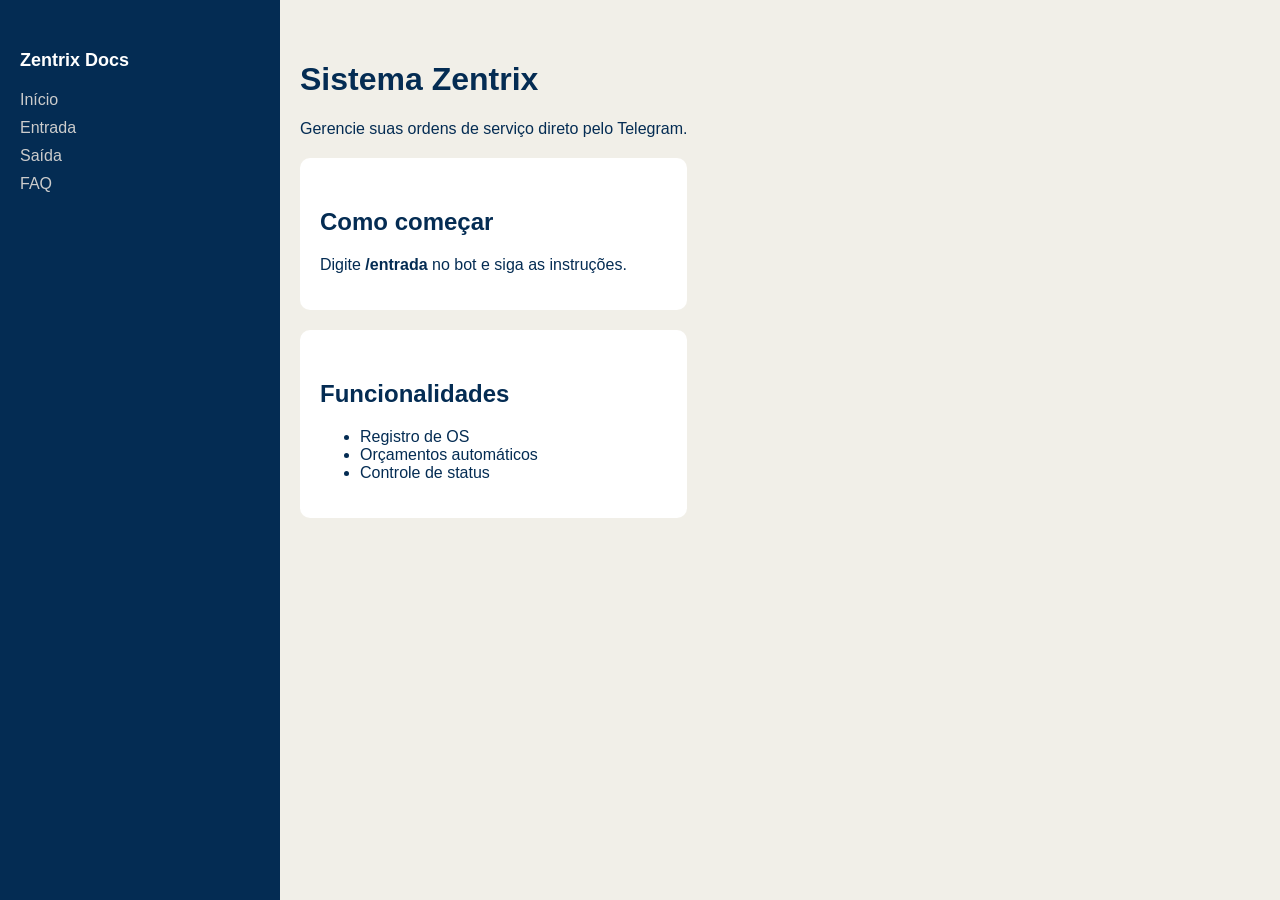
<file: index.html>
<!DOCTYPE html>
<html lang="pt-br">
<head>
<meta charset="UTF-8">
<title>Zentrix Docs</title>
<link rel="stylesheet" href="style.css">
</head>

<body>

<div class="sidebar">
  <h2>Zentrix Docs</h2>
  <a href="index.html">Início</a>
  <a href="entrada.html">Entrada</a>
  <a href="saida.html">Saída</a>
  <a href="faq.html">FAQ</a>
</div>

<div class="content">
  <h1>Sistema Zentrix</h1>
  <p>Gerencie suas ordens de serviço direto pelo Telegram.</p>

  <div class="card">
    <h2>Como começar</h2>
    <p>Digite <strong>/entrada</strong> no bot e siga as instruções.</p>
  </div>

  <div class="card">
    <h2>Funcionalidades</h2>
    <ul>
      <li>Registro de OS</li>
      <li>Orçamentos automáticos</li>
      <li>Controle de status</li>
    </ul>
  </div>
</div>

</body>
</html>
</file>
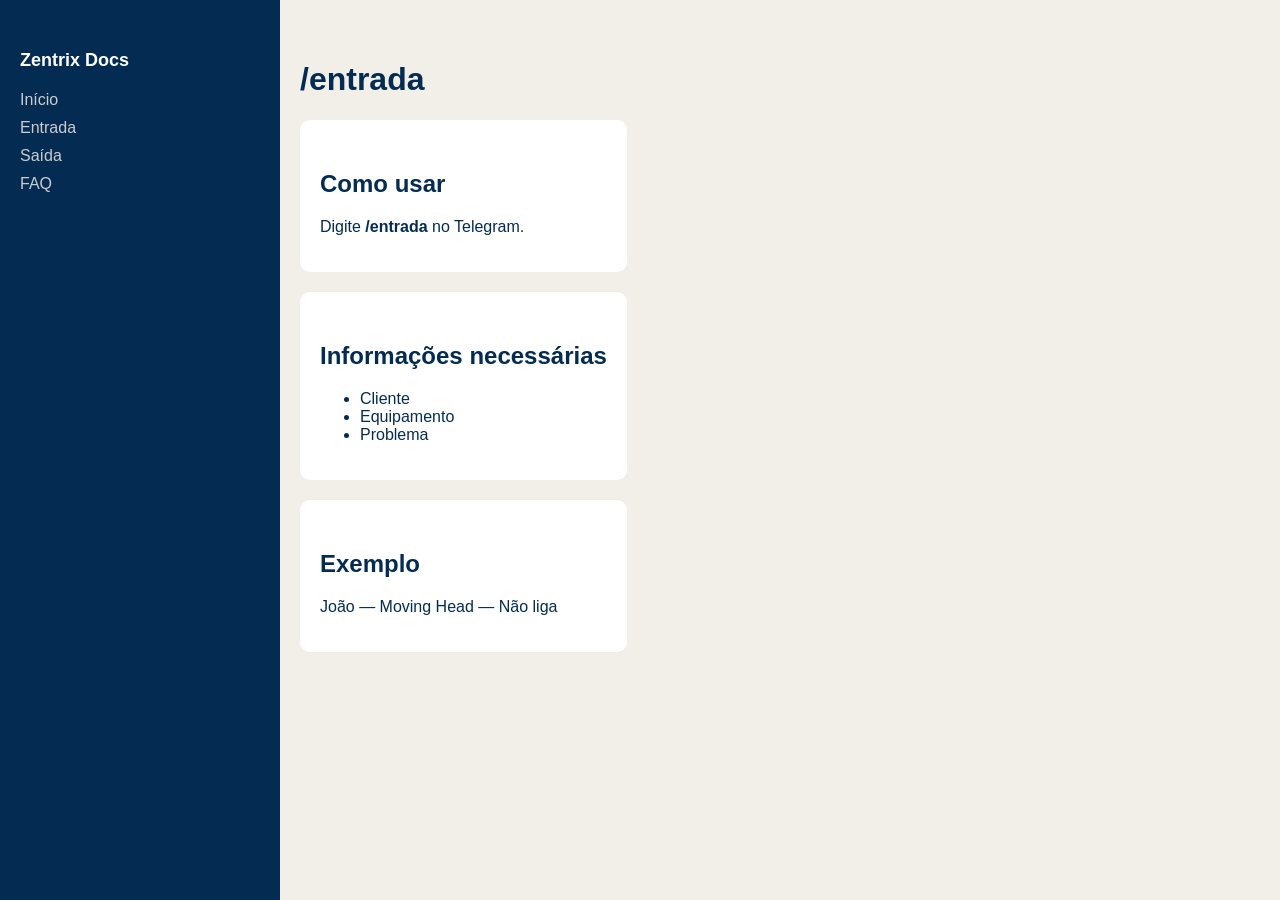
<file: entrada.html>
<!DOCTYPE html>
<html lang="pt-br">
<head>
<meta charset="UTF-8">
<title>Entrada</title>
<link rel="stylesheet" href="style.css">
</head>

<body>

<div class="sidebar">
  <h2>Zentrix Docs</h2>
  <a href="index.html">Início</a>
  <a href="entrada.html">Entrada</a>
  <a href="saida.html">Saída</a>
  <a href="faq.html">FAQ</a>
</div>

<div class="content">
  <h1>/entrada</h1>

  <div class="card">
    <h2>Como usar</h2>
    <p>Digite <strong>/entrada</strong> no Telegram.</p>
  </div>

  <div class="card">
    <h2>Informações necessárias</h2>
    <ul>
      <li>Cliente</li>
      <li>Equipamento</li>
      <li>Problema</li>
    </ul>
  </div>

  <div class="card">
    <h2>Exemplo</h2>
    <p>João — Moving Head — Não liga</p>
  </div>
</div>

</body>
</html>
</file>
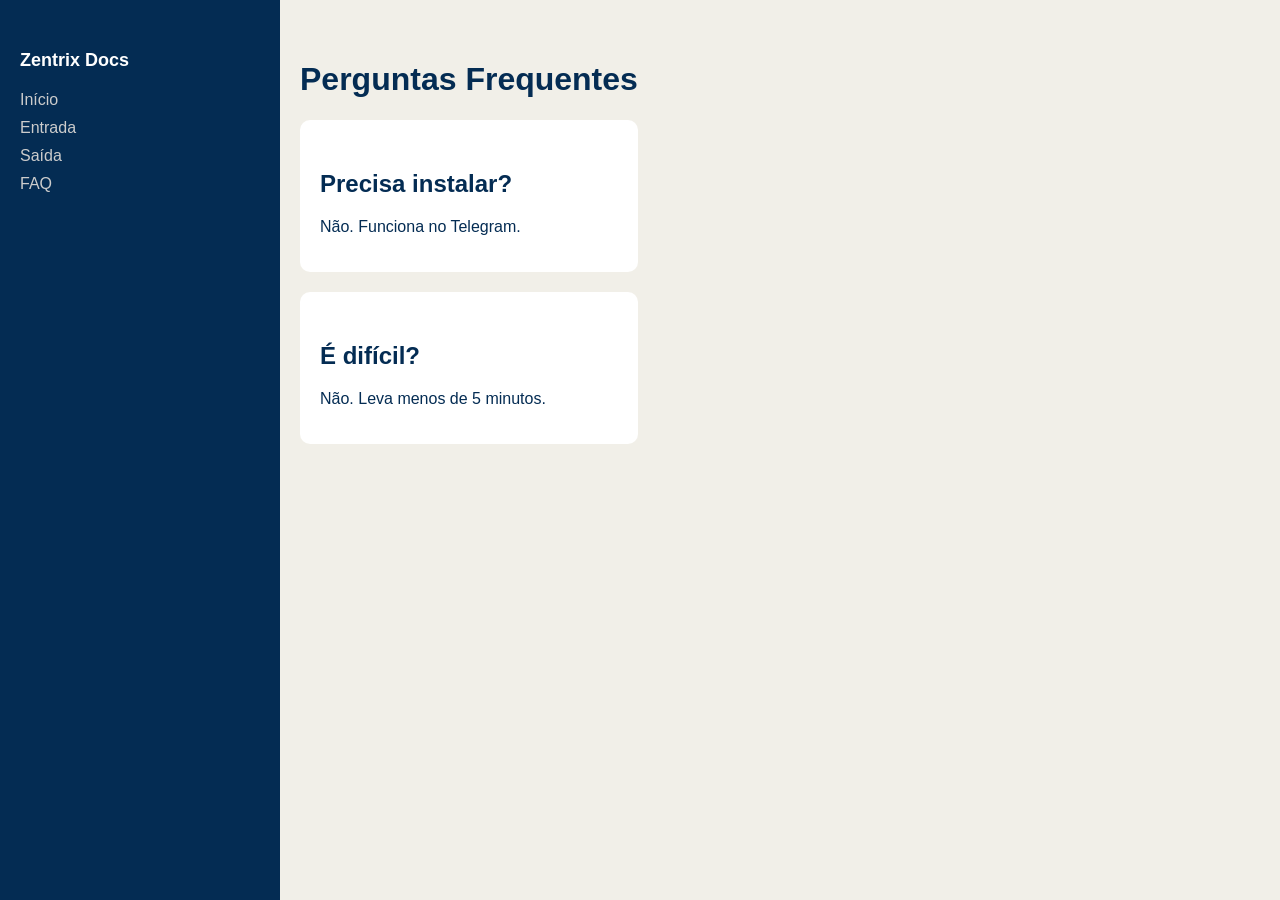
<file: faq.html>
<!DOCTYPE html>
<html lang="pt-br">
<head>
<meta charset="UTF-8">
<title>FAQ</title>
<link rel="stylesheet" href="style.css">
</head>

<body>

<div class="sidebar">
  <h2>Zentrix Docs</h2>
  <a href="index.html">Início</a>
  <a href="entrada.html">Entrada</a>
  <a href="saida.html">Saída</a>
  <a href="faq.html">FAQ</a>
</div>

<div class="content">
  <h1>Perguntas Frequentes</h1>

  <div class="card">
    <h2>Precisa instalar?</h2>
    <p>Não. Funciona no Telegram.</p>
  </div>

  <div class="card">
    <h2>É difícil?</h2>
    <p>Não. Leva menos de 5 minutos.</p>
  </div>
</div>

</body>
</html>
</file>
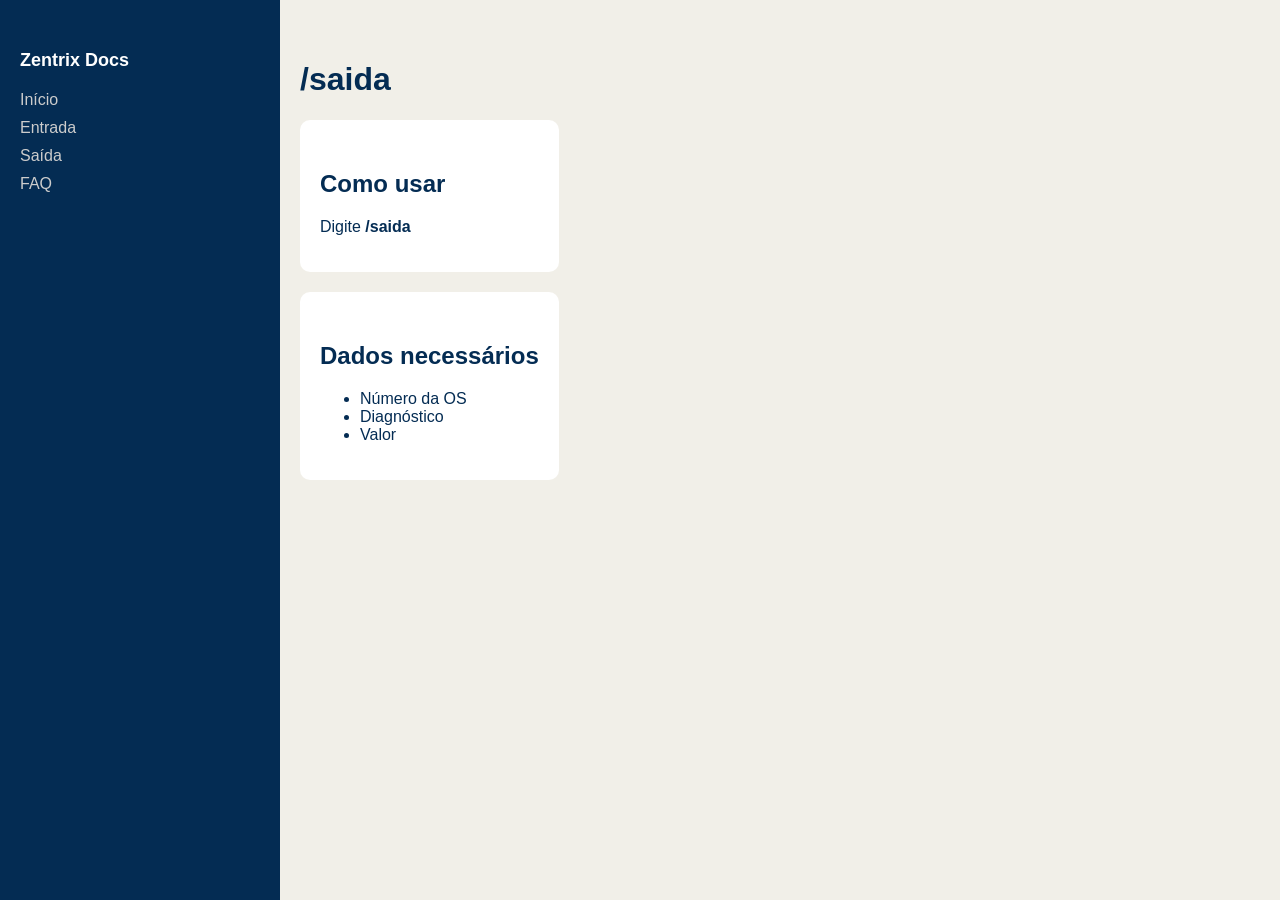
<file: saida.html>
<!DOCTYPE html>
<html lang="pt-br">
<head>
<meta charset="UTF-8">
<title>Saída</title>
<link rel="stylesheet" href="style.css">
</head>

<body>

<div class="sidebar">
  <h2>Zentrix Docs</h2>
  <a href="index.html">Início</a>
  <a href="entrada.html">Entrada</a>
  <a href="saida.html">Saída</a>
  <a href="faq.html">FAQ</a>
</div>

<div class="content">
  <h1>/saida</h1>

  <div class="card">
    <h2>Como usar</h2>
    <p>Digite <strong>/saida</strong></p>
  </div>

  <div class="card">
    <h2>Dados necessários</h2>
    <ul>
      <li>Número da OS</li>
      <li>Diagnóstico</li>
      <li>Valor</li>
    </ul>
  </div>
</div>

</body>
</html>
</file>
<file: style.css>
body {
  margin: 0;
  font-family: 'Inter', sans-serif;
  display: flex;
  background: #F1EFE8;
  color: #042C53;
}

/* SIDEBAR */
.sidebar {
  width: 240px;
  background: #042C53;
  color: white;
  height: 100vh;
  padding: 20px;
  position: fixed;
}

.sidebar h2 {
  font-size: 18px;
  margin-bottom: 20px;
}

.sidebar a {
  display: block;
  color: #ccc;
  text-decoration: none;
  margin: 10px 0;
}

.sidebar a:hover {
  color: white;
}

/* CONTENT */
.content {
  margin-left: 260px;
  padding: 40px;
  max-width: 800px;
}

h1 {
  font-size: 32px;
}

h2 {
  margin-top: 30px;
}

.card {
  background: white;
  padding: 20px;
  border-radius: 10px;
  margin-top: 20px;
}
</file>
